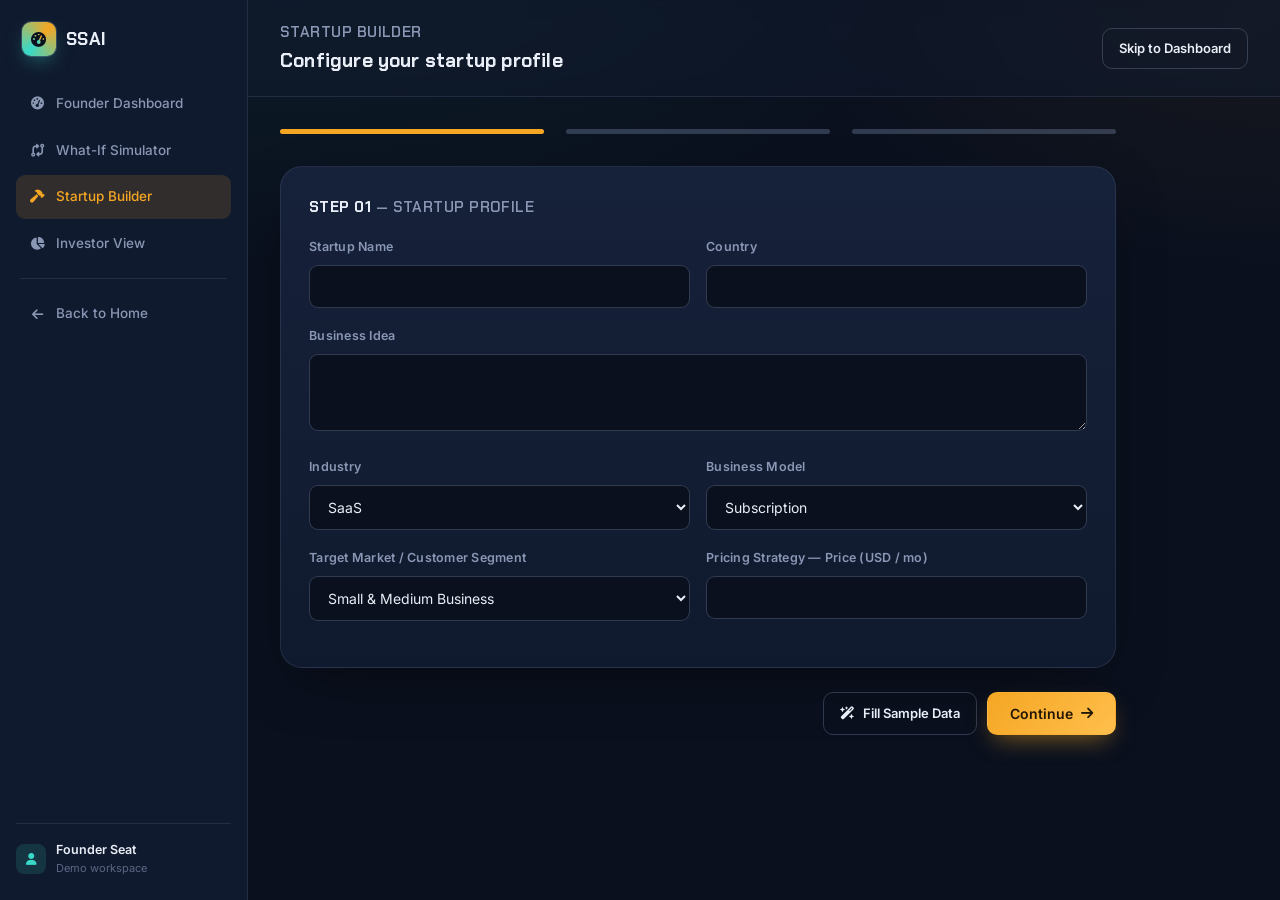
<file: builder.html>
<!DOCTYPE html>
<html lang="en">
<head>
<meta charset="UTF-8">
<meta name="viewport" content="width=device-width, initial-scale=1.0">
<title>Startup Builder — Startup Simulator AI</title>
<link rel="stylesheet" href="https://cdnjs.cloudflare.com/ajax/libs/font-awesome/6.5.1/css/all.min.css">
<link rel="stylesheet" href="css/style.css">
</head>
<body>

<div class="app-shell">
  <aside class="sidebar" id="sidebar"></aside>

  <div class="main-area">
    <div class="main-head">
      <div style="display:flex; align-items:center; gap:14px;">
        <button class="btn btn-ghost btn-sm" data-nav-toggle id="navToggle"><i class="fa-solid fa-bars"></i></button>
        <div>
          <div class="panel-title" style="margin:0;">Startup Builder</div>
          <h2 style="font-size:19px; margin-top:2px;">Configure your startup profile</h2>
        </div>
      </div>
      <div style="display:flex; gap:10px;">
        <a href="dashboard.html" class="btn btn-ghost btn-sm">Skip to Dashboard</a>
      </div>
    </div>

    <div class="main-body" style="max-width:900px;">

      <!-- progress -->
      <div style="display:flex; align-items:center; gap:8px; margin-bottom:32px;" id="progressBar"></div>

      <form id="builderForm">
        <!-- STEP 1 -->
        <div class="panel panel-pad wizard-step" data-step="1">
          <div class="panel-head"><div class="panel-title"><b>Step 01</b> — Startup Profile</div></div>
          <div class="field-row">
            <div class="field"><label>Startup Name</label><input type="text" name="name" required></div>
            <div class="field"><label>Country</label><input type="text" name="country" required></div>
          </div>
          <div class="field"><label>Business Idea</label><textarea name="idea" rows="3" required></textarea></div>
          <div class="field-row">
            <div class="field">
              <label>Industry</label>
              <select name="industry">
                <option value="saas">SaaS</option>
                <option value="ecommerce">E-commerce</option>
                <option value="fintech">Fintech</option>
                <option value="healthtech">Healthtech</option>
                <option value="edtech">Edtech</option>
                <option value="marketplace">Marketplace</option>
                <option value="other">Other</option>
              </select>
            </div>
            <div class="field">
              <label>Business Model</label>
              <select name="businessModel">
                <option value="subscription">Subscription</option>
                <option value="one-time">One-time Payment</option>
              </select>
            </div>
          </div>
          <div class="field-row">
            <div class="field"><label>Target Market / Customer Segment</label>
              <select name="customerSegment">
                <option value="smb">Small & Medium Business</option>
                <option value="enterprise">Enterprise</option>
                <option value="consumer">Consumer (B2C)</option>
              </select>
            </div>
            <div class="field"><label>Pricing Strategy — Price (USD / mo)</label><input type="number" name="price" min="1" required></div>
          </div>
        </div>

        <!-- STEP 2 -->
        <div class="panel panel-pad wizard-step" data-step="2" style="display:none;">
          <div class="panel-head"><div class="panel-title"><b>Step 02</b> — Business Configuration</div></div>
          <div class="field-row">
            <div class="field"><label>Team Size</label><input type="number" name="teamSize" min="1" required></div>
            <div class="field"><label>Avg. Employee Salary (USD / mo)</label><input type="number" name="avgSalary" min="0" required></div>
          </div>
          <div class="field-row">
            <div class="field"><label>Office Expenses (USD / mo)</label><input type="number" name="officeExpense" min="0" required></div>
            <div class="field"><label>Cloud Infrastructure Cost (USD / mo)</label><input type="number" name="cloudCost" min="0" required></div>
          </div>
          <div class="field-row">
            <div class="field"><label>Marketing Budget (USD / mo)</label><input type="number" name="marketingBudget" min="0" required></div>
            <div class="field"><label>Product Development Budget (USD / mo)</label><input type="number" name="productBudget" min="0" required></div>
          </div>
          <div class="field-row">
            <div class="field"><label>Customer Support Cost (USD / mo)</label><input type="number" name="supportCost" min="0" required></div>
            <div class="field"><label>Legal Expenses (USD / mo)</label><input type="number" name="legalCost" min="0" required></div>
          </div>
        </div>

        <!-- STEP 3 -->
        <div class="panel panel-pad wizard-step" data-step="3" style="display:none;">
          <div class="panel-head"><div class="panel-title"><b>Step 03</b> — Funding & Launch</div></div>
          <div class="field-row">
            <div class="field"><label>Funding Raised So Far (USD)</label><input type="number" name="fundingRaised" min="0" required></div>
            <div class="field"><label>Launch Delay (months)</label><input type="number" name="launchDelayMonths" min="0" max="12" value="0"></div>
          </div>
          <div class="field" style="margin-top:6px;">
            <div class="panel" style="background:var(--panel); padding:16px 18px;">
              <div class="stat-label"><i class="fa-solid fa-circle-info" style="color:var(--cyan); margin-right:6px;"></i>Once submitted, the AI Business Simulation runs a 24-month forecast covering customer acquisition, revenue, expenses, burn rate, break-even and risk — viewable on your dashboard.</div>
            </div>
          </div>
        </div>

        <div style="display:flex; justify-content:space-between; margin-top:24px;">
          <button type="button" class="btn btn-ghost" id="prevBtn" style="visibility:hidden;"><i class="fa-solid fa-arrow-left"></i> Back</button>
          <div style="display:flex; gap:10px;">
            <button type="button" class="btn btn-ghost btn-sm" id="fillSample"><i class="fa-solid fa-wand-magic-sparkles"></i> Fill Sample Data</button>
            <button type="button" class="btn btn-primary" id="nextBtn">Continue <i class="fa-solid fa-arrow-right"></i></button>
          </div>
        </div>
      </form>

    </div>
  </div>
</div>

<script src="js/sidebar.js"></script>
<script src="js/simulation.js"></script>
<script src="js/app.js"></script>
<script>
const steps = Array.from(document.querySelectorAll('.wizard-step'));
let current = 0;
const form = document.getElementById('builderForm');
const progressBar = document.getElementById('progressBar');

function renderProgress(){
  progressBar.innerHTML = steps.map((s,i)=>`
    <div style="flex:1; height:5px; border-radius:4px; background:${i<=current ? 'var(--amber)' : 'var(--line-strong)'}; transition:background .25s;"></div>
  `).join('<div style="width:6px;"></div>');
}
function showStep(i){
  steps.forEach((s,idx)=> s.style.display = idx===i ? 'block' : 'none');
  document.getElementById('prevBtn').style.visibility = i===0 ? 'hidden' : 'visible';
  document.getElementById('nextBtn').innerHTML = i===steps.length-1 ? 'Run Simulation <i class="fa-solid fa-bolt"></i>' : 'Continue <i class="fa-solid fa-arrow-right"></i>';
  renderProgress();
}
document.getElementById('prevBtn').addEventListener('click', ()=>{ if(current>0){ current--; showStep(current); } });
document.getElementById('nextBtn').addEventListener('click', ()=>{
  const inputs = steps[current].querySelectorAll('input[required], textarea[required]');
  for (const inp of inputs){ if(!inp.reportValidity()) return; }

  if (current < steps.length-1){ current++; showStep(current); return; }

  // final step -> build profile & save
  const fd = new FormData(form);
  const profile = SimEngine.defaultProfile();
  for (const [key, val] of fd.entries()){
    if (['price','teamSize','avgSalary','officeExpense','cloudCost','marketingBudget','productBudget','supportCost','legalCost','fundingRaised','launchDelayMonths'].includes(key)){
      profile[key] = Number(val);
    } else {
      profile[key] = val;
    }
  }
  ProfileStore.save(profile);
  window.location.href = 'dashboard.html?new=1';
});

document.getElementById('fillSample').addEventListener('click', ()=>{
  const p = SimEngine.defaultProfile();
  Object.entries(p).forEach(([key,val])=>{
    const el = form.elements[key];
    if (el) el.value = val;
  });
});

showStep(0);
</script>
</body>
</html>
</file>
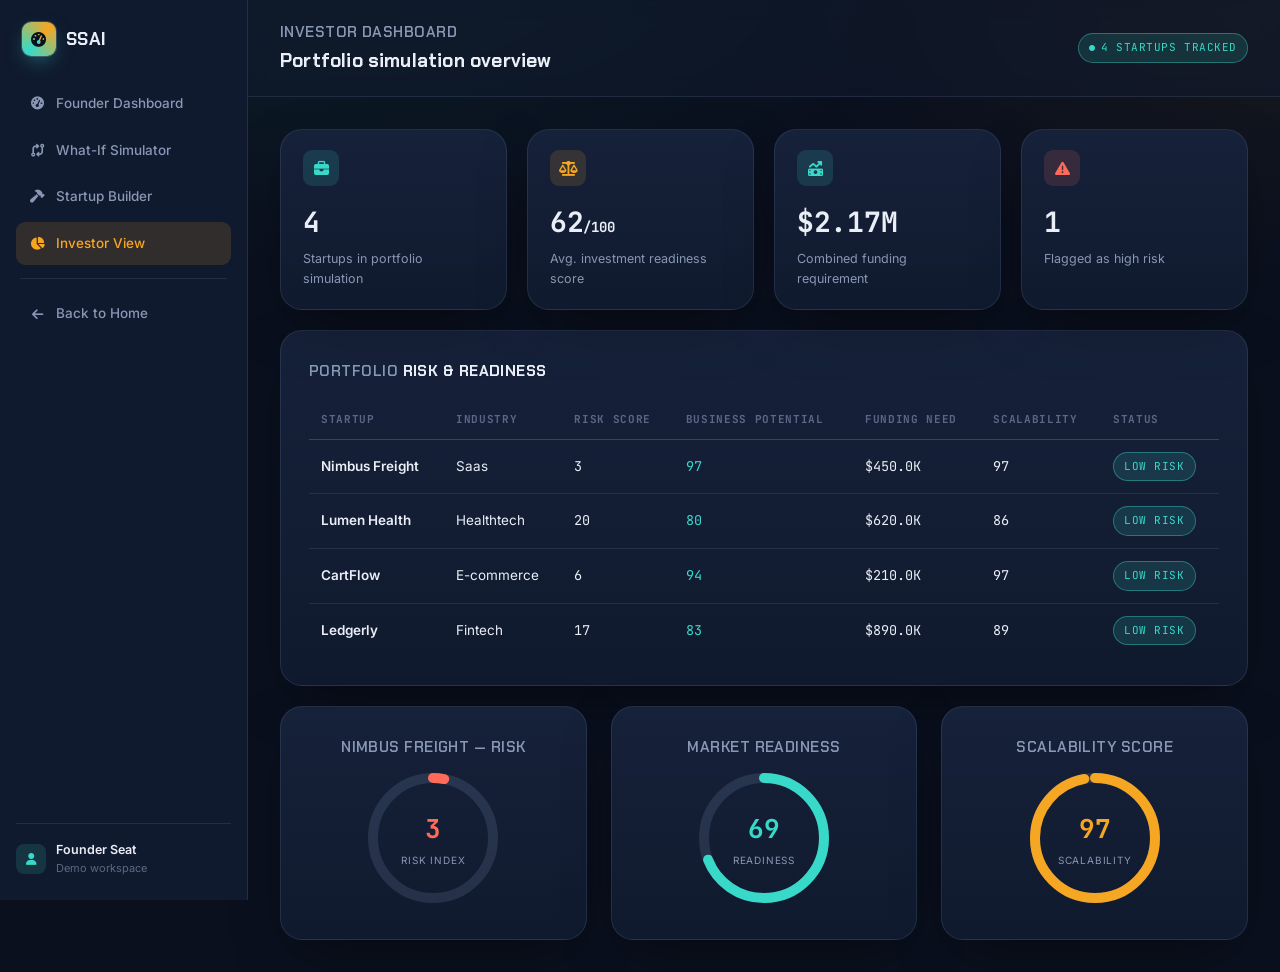
<file: investor.html>
<!DOCTYPE html>
<html lang="en">
<head>
<meta charset="UTF-8">
<meta name="viewport" content="width=device-width, initial-scale=1.0">
<title>Investor Dashboard — Startup Simulator AI</title>
<link rel="stylesheet" href="https://cdnjs.cloudflare.com/ajax/libs/font-awesome/6.5.1/css/all.min.css">
<link rel="stylesheet" href="css/style.css">
</head>
<body>

<div class="app-shell">
  <aside class="sidebar" id="sidebar"></aside>

  <div class="main-area">
    <div class="main-head">
      <div style="display:flex; align-items:center; gap:14px;">
        <button class="btn btn-ghost btn-sm" data-nav-toggle id="navToggle"><i class="fa-solid fa-bars"></i></button>
        <div>
          <div class="panel-title" style="margin:0;">Investor Dashboard</div>
          <h2 style="font-size:19px; margin-top:2px;">Portfolio simulation overview</h2>
        </div>
      </div>
      <span class="chip good"><i class="fa-solid fa-circle" style="font-size:6px;"></i> 4 startups tracked</span>
    </div>

    <div class="main-body">

      <div class="grid-4" style="margin-bottom:20px;">
        <div class="panel stat-card">
          <div class="stat-top"><div class="stat-icon"><i class="fa-solid fa-briefcase"></i></div></div>
          <div class="stat-value">4</div>
          <div class="stat-label">Startups in portfolio simulation</div>
        </div>
        <div class="panel stat-card">
          <div class="stat-top"><div class="stat-icon" style="color:var(--amber); background:var(--amber-dim);"><i class="fa-solid fa-scale-balanced"></i></div></div>
          <div class="stat-value">62<span style="font-size:14px;">/100</span></div>
          <div class="stat-label">Avg. investment readiness score</div>
        </div>
        <div class="panel stat-card">
          <div class="stat-top"><div class="stat-icon"><i class="fa-solid fa-money-bill-trend-up"></i></div></div>
          <div class="stat-value" id="totalFunding">—</div>
          <div class="stat-label">Combined funding requirement</div>
        </div>
        <div class="panel stat-card">
          <div class="stat-top"><div class="stat-icon" style="color:var(--coral); background:var(--coral-dim);"><i class="fa-solid fa-triangle-exclamation"></i></div></div>
          <div class="stat-value">1</div>
          <div class="stat-label">Flagged as high risk</div>
        </div>
      </div>

      <div class="panel panel-pad">
        <div class="panel-head"><div class="panel-title">Portfolio <b>Risk & Readiness</b></div></div>
        <table>
          <thead><tr><th>Startup</th><th>Industry</th><th>Risk Score</th><th>Business Potential</th><th>Funding Need</th><th>Scalability</th><th>Status</th></tr></thead>
          <tbody id="portfolioTable"></tbody>
        </table>
      </div>

      <div class="grid-3" style="margin-top:20px;">
        <div class="panel panel-pad" style="text-align:center;">
          <div class="panel-title" style="margin-bottom:14px;">Nimbus Freight — Risk</div>
          <div class="gauge" id="g1" style="margin:0 auto;"></div>
        </div>
        <div class="panel panel-pad" style="text-align:center;">
          <div class="panel-title" style="margin-bottom:14px;">Market Readiness</div>
          <div class="gauge" id="g2" style="margin:0 auto;"></div>
        </div>
        <div class="panel panel-pad" style="text-align:center;">
          <div class="panel-title" style="margin-bottom:14px;">Scalability Score</div>
          <div class="gauge" id="g3" style="margin:0 auto;"></div>
        </div>
      </div>

    </div>
  </div>
</div>

<script src="js/sidebar.js"></script>
<script src="js/simulation.js"></script>
<script src="js/app.js"></script>
<script>
const myProfile = ProfileStore.load();
const myResult = SimEngine.project(myProfile);

const mockPeers = [
  { name:'Lumen Health', industry:'Healthtech', funding: 620000 },
  { name:'CartFlow', industry:'E-commerce', funding: 210000 },
  { name:'Ledgerly', industry:'Fintech', funding: 890000 },
];

const portfolio = [
  { name: myProfile.name, industry: capitalize(myProfile.industry), result: myResult, funding: myProfile.fundingRaised }
].concat(mockPeers.map(p => {
  const prof = { ...SimEngine.defaultProfile(), industry: p.industry.toLowerCase(), name: p.name, fundingRaised: p.funding };
  return { name: p.name, industry: p.industry, result: SimEngine.project(prof), funding: p.funding };
}));

function capitalize(s){ return s.charAt(0).toUpperCase()+s.slice(1); }

document.getElementById('totalFunding').textContent = SimEngine.fmtMoney(portfolio.reduce((s,p)=>s+p.funding,0));

document.getElementById('portfolioTable').innerHTML = portfolio.map(p=>{
  const t = p.result.totals;
  const statusCls = t.riskLevel==='Low'?'good':t.riskLevel==='Moderate'?'warn':'bad';
  return `<tr>
    <td style="font-weight:600;">${p.name}</td>
    <td>${p.industry}</td>
    <td class="mono">${100-t.healthScore}</td>
    <td class="mono" style="color:var(--cyan);">${t.healthScore}</td>
    <td class="mono">${SimEngine.fmtMoney(p.funding)}</td>
    <td class="mono">${Math.min(97, t.healthScore + 6)}</td>
    <td><span class="chip ${statusCls}">${t.riskLevel} Risk</span></td>
  </tr>`;
}).join('');

renderGauge(document.getElementById('g1'), { value: 100-myResult.totals.healthScore, max:100, size:130, color:'var(--coral)', label:'RISK INDEX' });
renderGauge(document.getElementById('g2'), { value: Math.round(myResult.f.demand*60), max:100, size:130, color:'var(--cyan)', label:'READINESS' });
renderGauge(document.getElementById('g3'), { value: Math.min(97, myResult.totals.healthScore+6), max:100, size:130, color:'var(--amber)', label:'SCALABILITY' });
</script>
</body>
</html>
</file>
<file: css/style.css>
@import url('https://fonts.googleapis.com/css2?family=Chakra+Petch:wght@500;600;700&family=Inter:wght@400;500;600;700;800&family=JetBrains+Mono:wght@400;500;600;700&display=swap');

:root{
  /* -- palette -- */
  --bg:            #0A101E;
  --panel:         #101A2E;
  --panel-raised:  #16213A;
  --line:          rgba(148,168,204,0.14);
  --line-strong:   rgba(148,168,204,0.28);

  --amber:         #F5A623;
  --amber-dim:     rgba(245,166,35,0.14);
  --cyan:          #38D9C9;
  --cyan-dim:      rgba(56,217,201,0.14);
  --coral:         #FF6B5B;
  --coral-dim:     rgba(255,107,91,0.14);

  --text:          #E9EEF7;
  --text-muted:    #8A97B4;
  --text-faint:    #5B6784;

  /* -- type -- */
  --font-display: 'Chakra Petch', 'Segoe UI', sans-serif;
  --font-body:    'Inter', -apple-system, sans-serif;
  --font-mono:    'JetBrains Mono', 'Courier New', monospace;

  /* -- misc -- */
  --radius-sm: 8px;
  --radius-md: 14px;
  --radius-lg: 22px;
  --shadow-panel: 0 20px 60px -20px rgba(0,0,0,0.55);
  --ease: cubic-bezier(.22,.9,.32,1);
}

*,*::before,*::after{ box-sizing:border-box; }
html{ scroll-behavior:smooth; }
body{
  margin:0;
  background:
    radial-gradient(ellipse 1200px 600px at 20% -10%, rgba(56,217,201,0.08), transparent 60%),
    radial-gradient(ellipse 900px 500px at 100% 0%, rgba(245,166,35,0.06), transparent 55%),
    var(--bg);
  color:var(--text);
  font-family:var(--font-body);
  line-height:1.6;
  -webkit-font-smoothing:antialiased;
}
img{ max-width:100%; display:block; }
a{ color:inherit; text-decoration:none; }
ul{ list-style:none; margin:0; padding:0; }
button{ font-family:inherit; cursor:pointer; }
h1,h2,h3,h4{ font-family:var(--font-display); margin:0; letter-spacing:0.01em; }
.mono{ font-family:var(--font-mono); }

/* thin scrollbar for the console feel */
::-webkit-scrollbar{ width:10px; height:10px; }
::-webkit-scrollbar-track{ background:var(--bg); }
::-webkit-scrollbar-thumb{ background:var(--panel-raised); border-radius:8px; border:2px solid var(--bg); }

:focus-visible{ outline:2px solid var(--cyan); outline-offset:3px; border-radius:4px; }

@media (prefers-reduced-motion: reduce){
  *{ animation-duration:0.01ms !important; animation-iteration-count:1 !important; transition-duration:0.01ms !important; scroll-behavior:auto !important; }
}

/* ============ LAYOUT SHELL ============ */
.container{ max-width:1240px; margin:0 auto; padding:0 32px; }

.topbar{
  position:sticky; top:0; z-index:50;
  background:rgba(10,16,30,0.86);
  -webkit-backdrop-filter:blur(14px);
  backdrop-filter:blur(14px);
  border-bottom:1px solid var(--line);
}
.topbar-inner{
  display:flex; align-items:center; justify-content:space-between;
  padding:16px 32px; max-width:1240px; margin:0 auto;
}
.brand{ display:flex; align-items:center; gap:10px; font-family:var(--font-display); font-weight:700; font-size:18px; letter-spacing:0.02em; }
.brand-mark{
  width:34px; height:34px; border-radius:9px;
  background:conic-gradient(from 220deg, var(--cyan), var(--amber), var(--cyan));
  display:flex; align-items:center; justify-content:center;
  box-shadow:0 0 0 1px var(--line-strong), 0 8px 20px -6px rgba(56,217,201,0.5);
  color:#0A101E; font-size:15px;
}
.nav-links{ display:flex; align-items:center; gap:36px; }
.nav-links a{
  font-size:14px; color:var(--text-muted); font-weight:500;
  padding:6px 0; border-bottom:2px solid transparent; transition:color .2s var(--ease), border-color .2s var(--ease);
}
.nav-links a:hover, .nav-links a.active{ color:var(--text); border-bottom-color:var(--amber); }
.nav-cta{ display:flex; align-items:center; gap:14px; }

.status-strip{
  background:var(--panel); border-bottom:1px solid var(--line);
  font-family:var(--font-mono); font-size:11.5px; letter-spacing:0.06em; color:var(--text-faint);
  padding:7px 32px; display:flex; gap:28px; overflow:hidden; white-space:nowrap;
}
.status-strip span{ display:inline-flex; align-items:center; gap:7px; }
.dot{ width:6px; height:6px; border-radius:50%; background:var(--cyan); box-shadow:0 0 8px var(--cyan); }
.dot.amber{ background:var(--amber); box-shadow:0 0 8px var(--amber); }

/* ============ BUTTONS ============ */
.btn{
  display:inline-flex; align-items:center; justify-content:center; gap:8px;
  padding:12px 22px; border-radius:10px; font-weight:600; font-size:14px;
  border:1px solid transparent; transition:transform .18s var(--ease), box-shadow .18s var(--ease), background .18s var(--ease), border-color .18s var(--ease);
  white-space:nowrap;
}
.btn-primary{
  background:linear-gradient(135deg, var(--amber), #ffbf4d);
  color:#241605; box-shadow:0 10px 24px -8px rgba(245,166,35,0.55);
}
.btn-primary:hover{ transform:translateY(-2px); box-shadow:0 14px 30px -8px rgba(245,166,35,0.65); }
.btn-ghost{
  background:transparent; border-color:var(--line-strong); color:var(--text);
}
.btn-ghost:hover{ border-color:var(--cyan); color:var(--cyan); }
.btn-sm{ padding:9px 16px; font-size:13px; }
.btn-block{ width:100%; }
.btn:disabled{ opacity:.45; cursor:not-allowed; transform:none !important; }

/* ============ PANELS / CARDS ============ */
.panel{
  background:linear-gradient(180deg, var(--panel-raised), var(--panel));
  border:1px solid var(--line);
  border-radius:var(--radius-lg);
  box-shadow:var(--shadow-panel);
}
.panel-pad{ padding:28px; }
.panel-head{ display:flex; align-items:center; justify-content:space-between; margin-bottom:18px; gap:12px; }
.panel-title{ font-family:var(--font-display); font-size:15px; font-weight:600; letter-spacing:0.03em; text-transform:uppercase; color:var(--text-muted); }
.panel-title b{ color:var(--text); }

.chip{
  display:inline-flex; align-items:center; gap:6px;
  font-family:var(--font-mono); font-size:11px; letter-spacing:0.05em; text-transform:uppercase;
  padding:5px 10px; border-radius:999px; border:1px solid var(--line-strong); color:var(--text-muted);
}
.chip.good{ color:var(--cyan); border-color:rgba(56,217,201,0.4); background:var(--cyan-dim); }
.chip.warn{ color:var(--amber); border-color:rgba(245,166,35,0.4); background:var(--amber-dim); }
.chip.bad{ color:var(--coral); border-color:rgba(255,107,91,0.4); background:var(--coral-dim); }

/* ============ SIGNATURE GAUGE ============ */
.gauge{ position:relative; display:inline-flex; align-items:center; justify-content:center; }
.gauge svg{ transform:rotate(-90deg); }
.gauge-track{ fill:none; stroke:rgba(148,168,204,0.16); }
.gauge-value{ fill:none; stroke-linecap:round; transition:stroke-dasharray .9s var(--ease); }
.gauge-center{ position:absolute; text-align:center; }
.gauge-num{ font-family:var(--font-mono); font-weight:700; }
.gauge-label{ font-size:10px; letter-spacing:0.08em; text-transform:uppercase; color:var(--text-muted); margin-top:2px; }

/* ============ STAT / KPI CARD ============ */
.stat-card{ padding:20px 22px; }
.stat-top{ display:flex; align-items:center; justify-content:space-between; margin-bottom:14px; }
.stat-icon{ width:36px; height:36px; border-radius:9px; display:flex; align-items:center; justify-content:center; background:var(--cyan-dim); color:var(--cyan); font-size:15px; }
.stat-value{ font-family:var(--font-mono); font-size:28px; font-weight:700; letter-spacing:-0.01em; }
.stat-label{ font-size:12.5px; color:var(--text-muted); margin-top:4px; }
.stat-delta{ font-family:var(--font-mono); font-size:12px; font-weight:600; display:inline-flex; align-items:center; gap:4px; margin-top:10px; }
.stat-delta.up{ color:var(--cyan); }
.stat-delta.down{ color:var(--coral); }

/* ============ FORMS ============ */
.field{ margin-bottom:18px; }
.field label{ display:block; font-size:12.5px; font-weight:600; color:var(--text-muted); margin-bottom:8px; letter-spacing:0.02em; }
.field .hint{ font-size:11.5px; color:var(--text-faint); margin-top:6px; }
input[type=text], input[type=number], input[type=email], select, textarea{
  width:100%; background:var(--bg); border:1px solid var(--line-strong); color:var(--text);
  padding:12px 14px; border-radius:9px; font-family:var(--font-body); font-size:14px;
  transition:border-color .18s var(--ease), box-shadow .18s var(--ease);
}
input:focus, select:focus, textarea:focus{ border-color:var(--cyan); box-shadow:0 0 0 3px var(--cyan-dim); outline:none; }
.field-row{ display:grid; grid-template-columns:1fr 1fr; gap:16px; }

/* range slider — instrument style */
input[type=range]{
  -webkit-appearance:none;
  appearance:none;
  width:100%; height:6px; border-radius:4px;
  background:linear-gradient(90deg, var(--cyan), var(--amber));
  outline:none;
}
input[type=range]::-webkit-slider-thumb{
  -webkit-appearance:none;
  appearance:none;
  width:18px; height:18px; border-radius:50%;
  background:#fff; border:3px solid var(--panel); box-shadow:0 0 0 2px var(--cyan), 0 4px 10px rgba(0,0,0,0.5); cursor:pointer;
}
input[type=range]::-moz-range-thumb{
  width:18px; height:18px; border-radius:50%; background:#fff; border:3px solid var(--panel);
  box-shadow:0 0 0 2px var(--cyan), 0 4px 10px rgba(0,0,0,0.5); cursor:pointer;
}
.slider-row{ display:flex; align-items:center; justify-content:space-between; margin-bottom:8px; }
.slider-val{ font-family:var(--font-mono); font-size:13px; color:var(--cyan); font-weight:700; }

/* toggle pills */
.toggle-group{ display:flex; gap:8px; flex-wrap:wrap; }
.toggle-pill{
  padding:9px 15px; border-radius:9px; border:1px solid var(--line-strong); font-size:13px; color:var(--text-muted); font-weight:600;
  transition:all .18s var(--ease); background:transparent;
}
.toggle-pill.active{ background:var(--amber-dim); border-color:var(--amber); color:var(--amber); }

/* ============ TABLES ============ */
table{ width:100%; border-collapse:collapse; font-size:13.5px; }
th{ text-align:left; font-family:var(--font-mono); font-size:11px; letter-spacing:0.06em; text-transform:uppercase; color:var(--text-faint); padding:10px 12px; border-bottom:1px solid var(--line-strong); }
td{ padding:12px; border-bottom:1px solid var(--line); color:var(--text); }
tr:last-child td{ border-bottom:none; }

/* ============ SECTION UTILS ============ */
.section{ padding:96px 0; }
.eyebrow{ font-family:var(--font-mono); font-size:12px; letter-spacing:0.14em; text-transform:uppercase; color:var(--amber); display:flex; align-items:center; gap:10px; margin-bottom:16px; }
.eyebrow::before{ content:''; width:22px; height:1px; background:var(--amber); }
.section-title{ font-size:clamp(28px,4vw,42px); font-weight:700; line-height:1.15; max-width:680px; }
.section-sub{ color:var(--text-muted); font-size:16px; max-width:560px; margin-top:16px; }

.grid-2{ display:grid; grid-template-columns:1fr 1fr; gap:24px; }
.grid-3{ display:grid; grid-template-columns:repeat(3,1fr); gap:24px; }
.grid-4{ display:grid; grid-template-columns:repeat(4,1fr); gap:20px; }

/* app shell (dashboard/simulator/builder) */
.app-shell{ display:flex; min-height:100vh; }
.sidebar{
  width:248px; flex-shrink:0; background:var(--panel); border-right:1px solid var(--line);
  padding:22px 16px; position:sticky; top:0; height:100vh; display:flex; flex-direction:column; gap:22px;
}
.sidebar-nav{ display:flex; flex-direction:column; gap:3px; flex:1; }
.sidebar-nav a{
  display:flex; align-items:center; gap:11px; padding:11px 13px; border-radius:9px;
  font-size:13.5px; font-weight:500; color:var(--text-muted); transition:all .16s var(--ease);
}
.sidebar-nav a i{ width:16px; text-align:center; font-size:13px; }
.sidebar-nav a:hover{ background:var(--panel-raised); color:var(--text); }
.sidebar-nav a.active{ background:var(--amber-dim); color:var(--amber); }
.sidebar-foot{ border-top:1px solid var(--line); padding-top:16px; font-size:12px; color:var(--text-faint); }
.main-area{ flex:1; min-width:0; }
.main-head{
  display:flex; align-items:center; justify-content:space-between; padding:20px 32px;
  border-bottom:1px solid var(--line); background:rgba(16,26,46,0.5); position:sticky; top:0; z-index:10; -webkit-backdrop-filter:blur(10px); backdrop-filter:blur(10px);
}
.main-body{ padding:32px; max-width:1320px; }

.health-ring-wrap{ display:flex; align-items:center; gap:20px; }

.footer{ border-top:1px solid var(--line); padding:48px 0; margin-top:40px; }
.footer-grid{ display:grid; grid-template-columns:2fr 1fr 1fr 1fr; gap:32px; }
.footer-cols h4{ font-size:13px; color:var(--text-muted); margin-bottom:14px; letter-spacing:0.04em; }
.footer-cols a{ display:block; font-size:13.5px; color:var(--text-faint); padding:5px 0; transition:color .16s; }
.footer-cols a:hover{ color:var(--cyan); }

[data-aos]{ opacity:0; transition:opacity .7s var(--ease), transform .7s var(--ease); }
[data-aos].aos-in{ opacity:1; transform:none !important; }
[data-aos="fade-up"]{ transform:translateY(24px); }
[data-aos="fade-left"]{ transform:translateX(24px); }
[data-aos="fade-right"]{ transform:translateX(-24px); }

@media (max-width: 1080px){
  .grid-4{ grid-template-columns:repeat(2,1fr); }
  .grid-3{ grid-template-columns:repeat(2,1fr); }
  .footer-grid{ grid-template-columns:1fr 1fr; }
}
[data-nav-toggle]{ display:none; }
@media (max-width: 860px){
  .nav-links{ display:none; }
  .grid-2{ grid-template-columns:1fr; }
  .field-row{ grid-template-columns:1fr; }
  .sidebar{ position:fixed; left:-260px; z-index:80; transition:left .25s var(--ease); box-shadow:20px 0 40px rgba(0,0,0,0.4); top:0; }
  .sidebar.open{ left:0; }
  .main-body{ padding:20px; }
  .main-head{ padding:16px 20px; }
  [data-nav-toggle]{ display:inline-flex; }
}
@media (max-width: 640px){
  .grid-4, .grid-3{ grid-template-columns:1fr; }
  .container{ padding:0 20px; }
  .section{ padding:64px 0; }
}
</file>
